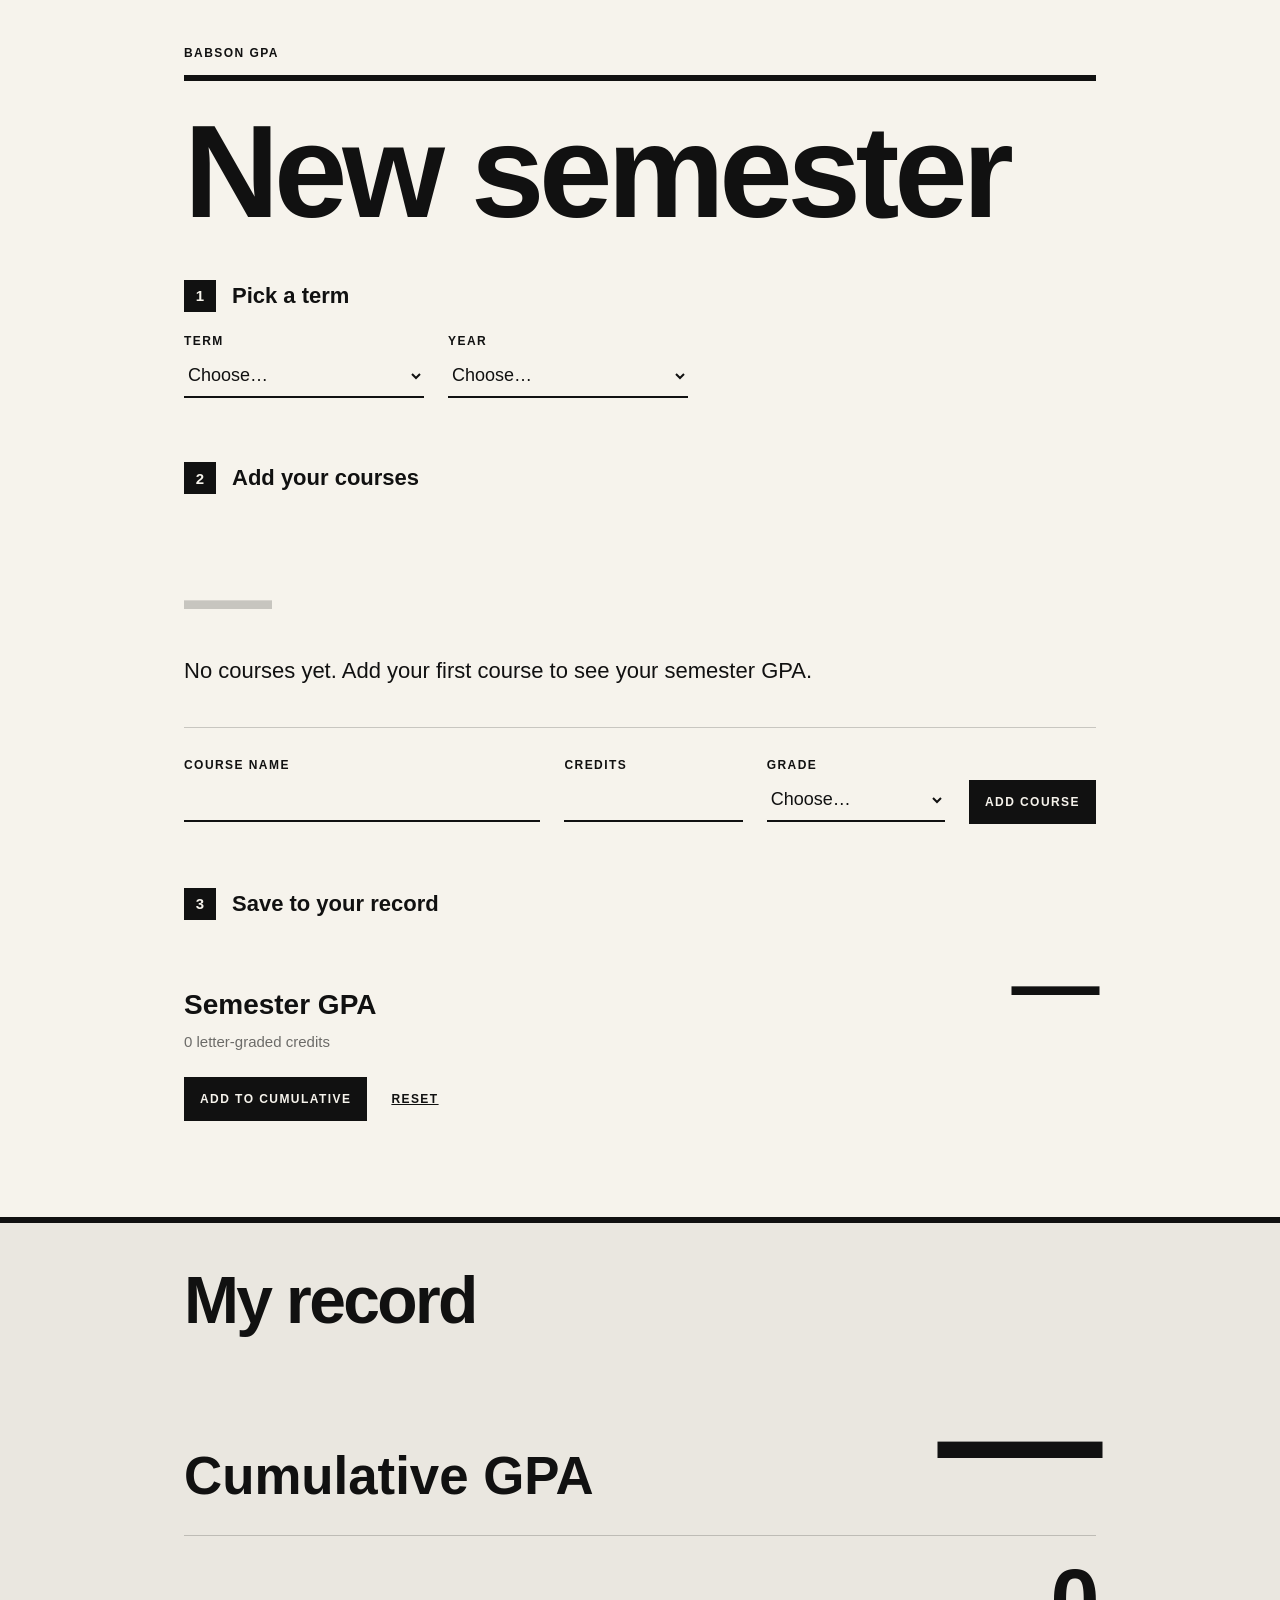
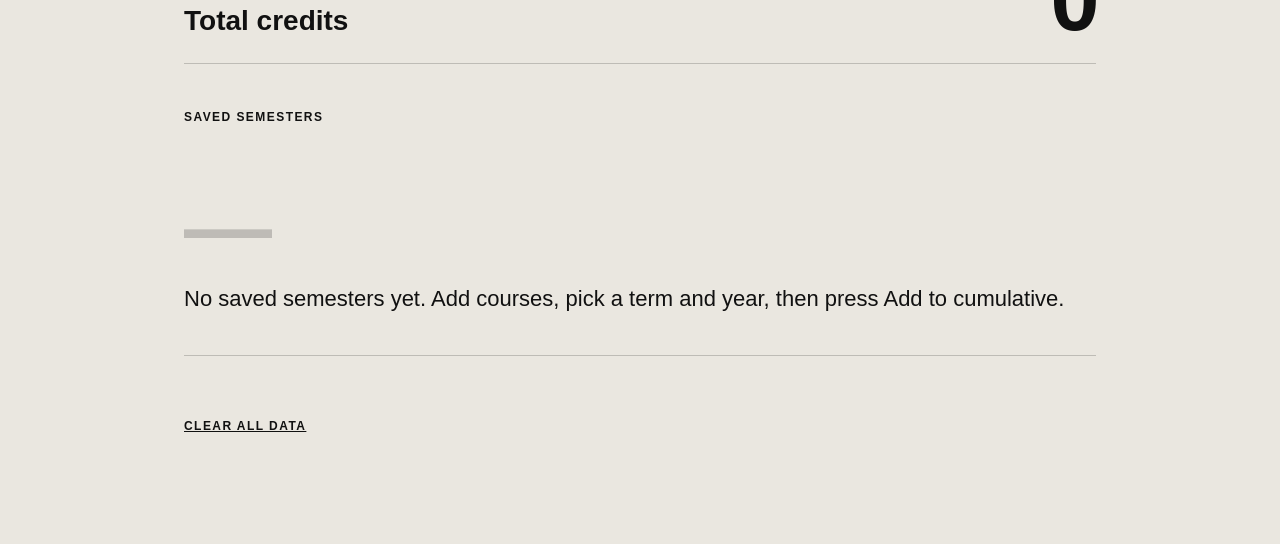
<file: index.html>
<!doctype html>
<html lang="en">
<head>
  <meta charset="utf-8">
  <meta name="viewport" content="width=device-width, initial-scale=1">
  <title>Babson GPA Calculator</title>
  <link rel="stylesheet" href="css/styles.css">
</head>
<body>
  <header class="masthead page">
    <p>Babson GPA</p>
  </header>

  <main>
    <section id="this-semester" class="page" aria-labelledby="this-semester-title">
      <h1 id="this-semester-title" tabindex="-1">New semester</h1>

      <section class="step" aria-labelledby="step-term-title">
        <h2 class="step-title" id="step-term-title"><span class="step-num">1</span> Pick a term</h2>
        <div class="term-picker">
          <div class="field">
            <label for="semester-term">Term</label>
            <select id="semester-term" name="term">
              <option value="">Choose…</option>
            </select>
          </div>
          <div class="field">
            <label for="semester-year">Year</label>
            <select id="semester-year" name="year">
              <option value="">Choose…</option>
            </select>
          </div>
          <p class="error" id="term-year-error" hidden></p>
        </div>
      </section>

      <section class="step" aria-labelledby="step-courses-title">
        <h2 class="step-title" id="step-courses-title"><span class="step-num">2</span> Add your courses</h2>
        <div id="course-empty" class="empty">
          <p class="num" aria-hidden="true">—</p>
          <p>No courses yet. Add your first course to see your semester GPA.</p>
        </div>
        <table id="course-table" hidden>
          <thead>
            <tr>
              <th scope="col">Course</th>
              <th scope="col" class="cr">Credits</th>
              <th scope="col">Grade</th>
              <th scope="col" class="act"></th>
            </tr>
          </thead>
          <tbody id="course-list"></tbody>
        </table>

        <form id="course-form" novalidate>
          <div class="field wide">
            <label for="course-name">Course name</label>
            <input id="course-name" name="name" type="text" autocomplete="off">
            <p class="error" id="course-name-error" hidden></p>
          </div>
          <div class="field">
            <label for="course-credits">Credits</label>
            <input id="course-credits" name="credits" type="number" inputmode="decimal" step="any">
            <p class="error" id="course-credits-error" hidden></p>
          </div>
          <div class="field">
            <label for="course-grade">Grade</label>
            <select id="course-grade" name="grade">
              <option value="">Choose…</option>
            </select>
            <p class="error" id="course-grade-error" hidden></p>
          </div>
          <div class="btn-wrap">
            <button type="submit" class="btn">Add course</button>
          </div>
        </form>
      </section>

      <section class="step" aria-labelledby="step-save-title">
        <h2 class="step-title" id="step-save-title"><span class="step-num">3</span> Save to your record</h2>
        <div class="figures">
          <div class="figure figure-semester">
            <p class="label">Semester GPA</p>
            <p class="num" id="semester-gpa" aria-live="polite">—</p>
            <p class="note" id="semester-note">0 letter-graded credits</p>
          </div>
        </div>

        <div class="semester-actions">
          <p class="preview" id="projected-preview" aria-live="polite" hidden></p>
          <div class="actions-row">
            <button type="button" class="btn" id="add-to-cumulative">Add to cumulative</button>
            <button type="button" class="link" id="reset">Reset</button>
          </div>
          <p class="error" id="add-to-cumulative-error" hidden></p>
        </div>
      </section>
    </section>

    <section id="my-record" class="record" aria-labelledby="my-record-title">
      <div class="page">
        <h2 class="section-title" id="my-record-title" tabindex="-1">My record</h2>

        <div class="figures">
          <div class="figure figure-cumulative">
            <p class="label">Cumulative GPA</p>
            <p class="num" id="cumulative-gpa">—</p>
          </div>
          <div class="figure figure-semester">
            <p class="label">Total credits</p>
            <p class="num" id="total-credits">0</p>
          </div>
        </div>

        <h2>Saved semesters</h2>
        <div id="record-empty" class="empty">
          <p class="num" aria-hidden="true">—</p>
          <p>No saved semesters yet. Add courses, pick a term and year, then press Add to cumulative.</p>
        </div>
        <div id="record-list"></div>

        <div class="clear-all" id="clear-all"></div>
      </div>
    </section>
  </main>

  <script src="js/app.js"></script>
</body>
</html>
</file>
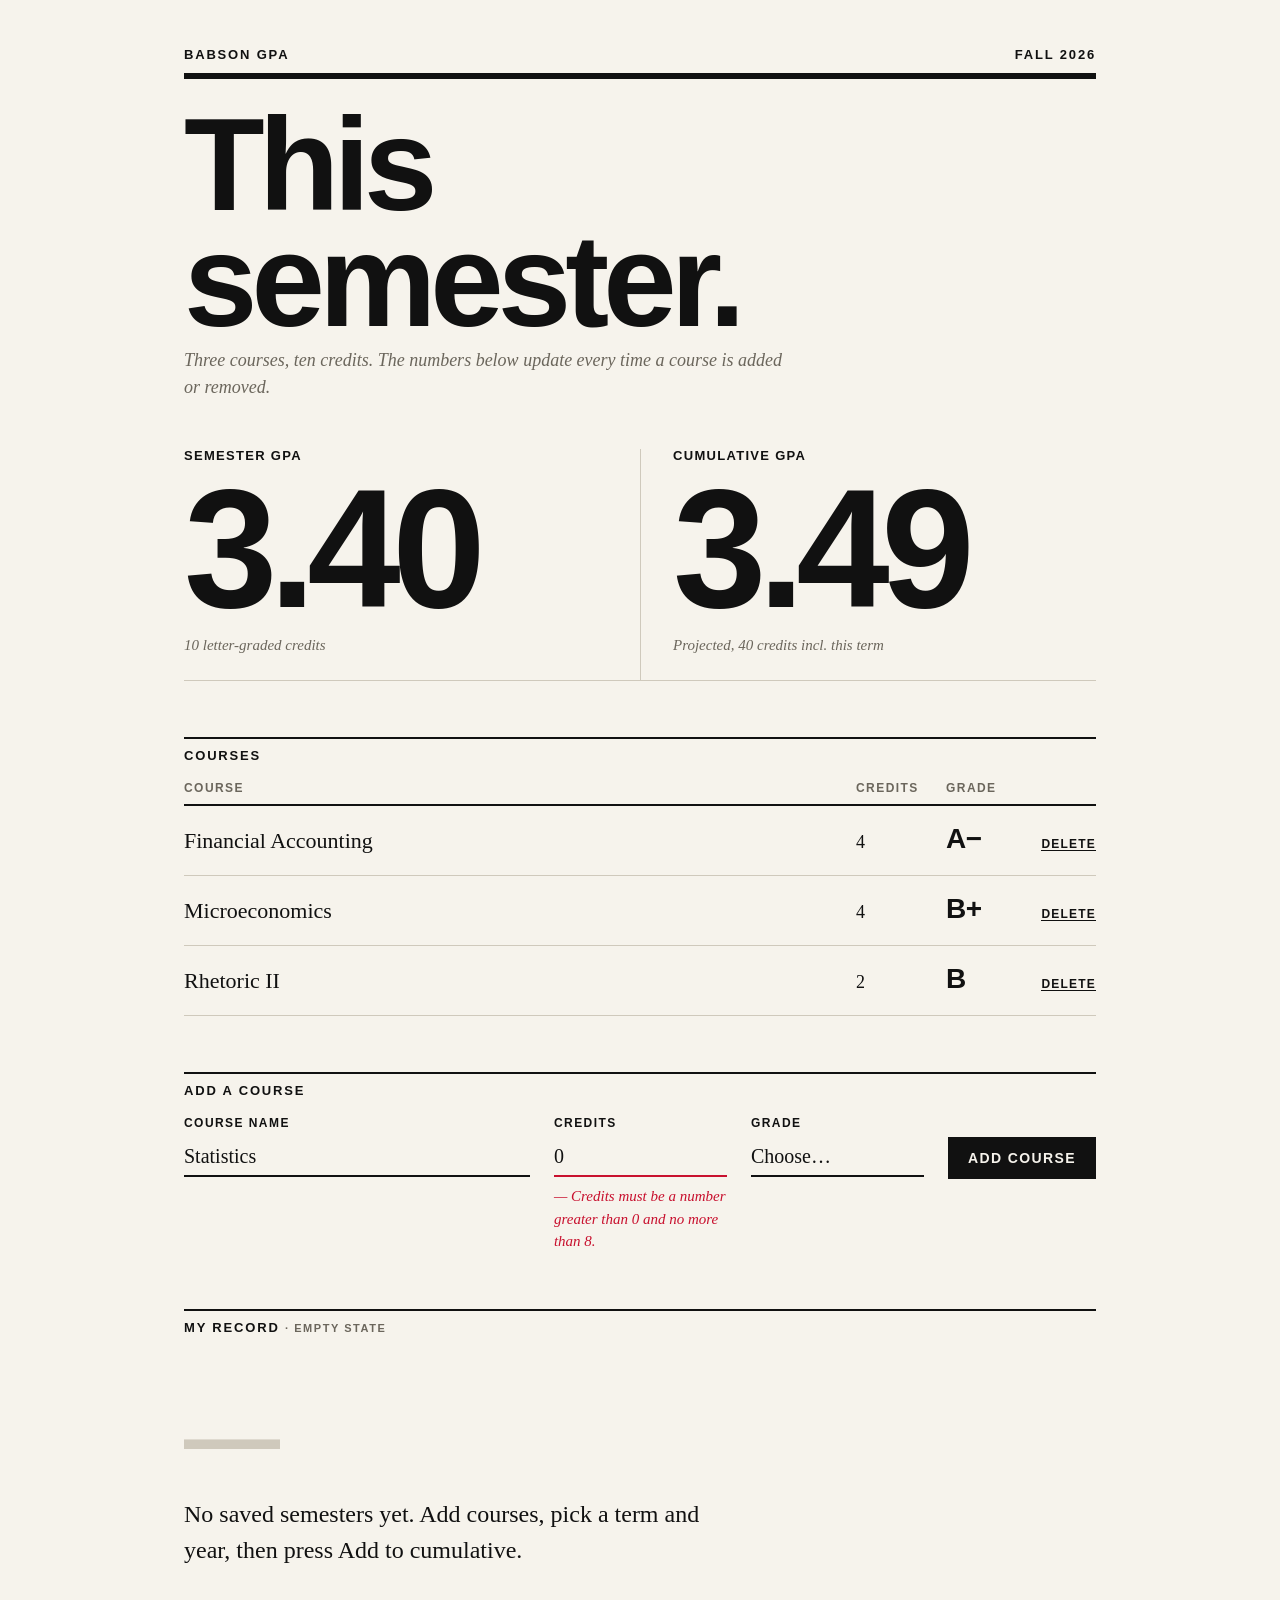
<file: option-a.html>
<!doctype html>
<html lang="en">
<head>
<meta charset="utf-8">
<meta name="viewport" content="width=device-width, initial-scale=1">
<title>Option A — Editorial</title>
<style>
  :root {
    --paper: #f6f3ec;
    --ink: #111;
    --muted: #6b665c;
    --rule: #111;
    --hair: #cfc9bc;
    --error: #c8102e;
    --display: "Helvetica Neue", "Arial Black", Arial, sans-serif;
    --text: Georgia, "Times New Roman", serif;
  }
  * { box-sizing: border-box; }
  body {
    margin: 0;
    background: var(--paper);
    color: var(--ink);
    font: 18px/1.5 var(--text);
  }
  main { max-width: 960px; margin: 0 auto; padding: 48px 24px 96px; }

  .masthead {
    display: flex; justify-content: space-between; align-items: baseline;
    border-bottom: 6px solid var(--rule);
    padding-bottom: 12px;
    font: 700 13px/1 var(--display);
    letter-spacing: .14em; text-transform: uppercase;
  }
  h1 {
    font: 900 clamp(56px, 11vw, 132px)/.88 var(--display);
    letter-spacing: -.045em;
    margin: 28px 0 8px;
  }
  .dek { font-style: italic; color: var(--muted); margin: 0 0 48px; max-width: 34em; }

  h2 {
    font: 900 13px/1 var(--display);
    letter-spacing: .14em; text-transform: uppercase;
    border-top: 2px solid var(--rule);
    padding-top: 10px; margin: 56px 0 20px;
  }

  /* Big numbers */
  .figures { display: grid; grid-template-columns: 1fr 1fr; gap: 0; border-bottom: 1px solid var(--hair); }
  .figure { padding: 0 0 24px; }
  .figure + .figure { border-left: 1px solid var(--hair); padding-left: 32px; }
  .figure .label { font: 700 13px/1 var(--display); letter-spacing: .1em; text-transform: uppercase; }
  .figure .num {
    font: 900 clamp(72px, 15vw, 168px)/.9 var(--display);
    letter-spacing: -.05em; margin: 12px 0 8px;
    font-variant-numeric: tabular-nums;
  }
  .figure .note { color: var(--muted); font-size: 15px; font-style: italic; }

  /* Course list */
  table { width: 100%; border-collapse: collapse; }
  th {
    text-align: left; font: 700 12px/1 var(--display);
    letter-spacing: .12em; text-transform: uppercase; color: var(--muted);
    padding: 0 0 10px; border-bottom: 2px solid var(--rule);
  }
  td { padding: 18px 0; border-bottom: 1px solid var(--hair); vertical-align: baseline; }
  td.name { font-size: 22px; }
  td.grade { font: 900 28px/1 var(--display); letter-spacing: -.02em; width: 80px; }
  td.cr, th.cr { width: 90px; font-variant-numeric: tabular-nums; }
  td.act, th.act { width: 70px; text-align: right; }
  .link {
    background: none; border: 0; padding: 0; cursor: pointer;
    font: 700 12px/1 var(--display); letter-spacing: .1em; text-transform: uppercase;
    color: var(--ink); border-bottom: 1px solid currentColor;
  }

  /* Form */
  form { display: grid; grid-template-columns: 2fr 1fr 1fr auto; gap: 24px; align-items: start; }
  label { display: block; font: 700 12px/1 var(--display); letter-spacing: .12em; text-transform: uppercase; margin-bottom: 8px; }
  input, select {
    width: 100%; font: 20px/1.3 var(--text); color: var(--ink);
    background: transparent; border: 0; border-bottom: 2px solid var(--rule);
    padding: 6px 0; border-radius: 0; appearance: none;
  }
  .field.has-error input { border-bottom-color: var(--error); }
  .error { color: var(--error); font-size: 15px; font-style: italic; margin: 8px 0 0; }
  .error::before { content: "— "; }
  .btn {
    margin-top: 20px; font: 900 14px/1 var(--display); letter-spacing: .1em; text-transform: uppercase;
    background: var(--ink); color: var(--paper); border: 0; padding: 14px 20px; cursor: pointer;
  }

  /* Empty state */
  .empty { padding: 40px 0; border-bottom: 1px solid var(--hair); }
  .empty .num { font: 900 96px/.9 var(--display); color: var(--hair); margin-bottom: 16px; }
  .empty p { font-size: 24px; max-width: 22em; margin: 0; }
  .specimen { font: 700 11px/1 var(--display); letter-spacing: .14em; text-transform: uppercase; color: var(--muted); }

  @media (max-width: 640px) {
    main { padding: 32px 16px 64px; }
    .figures { grid-template-columns: 1fr; }
    .figure + .figure { border-left: 0; padding-left: 0; border-top: 1px solid var(--hair); padding-top: 20px; }
    form { grid-template-columns: 1fr 1fr; }
    .field.wide, .btn-wrap { grid-column: 1 / -1; }
    td.name { font-size: 18px; }
  }
</style>
</head>
<body>
<main>
  <div class="masthead"><span>Babson GPA</span><span>Fall 2026</span></div>
  <h1>This<br>semester.</h1>
  <p class="dek">Three courses, ten credits. The numbers below update every time a course is added or removed.</p>

  <section class="figures" aria-label="GPA">
    <div class="figure">
      <div class="label">Semester GPA</div>
      <div class="num">3.40</div>
      <div class="note">10 letter-graded credits</div>
    </div>
    <div class="figure">
      <div class="label">Cumulative GPA</div>
      <div class="num">3.49</div>
      <div class="note">Projected, 40 credits incl. this term</div>
    </div>
  </section>

  <h2>Courses</h2>
  <table>
    <thead><tr><th>Course</th><th class="cr">Credits</th><th>Grade</th><th class="act"></th></tr></thead>
    <tbody>
      <tr><td class="name">Financial Accounting</td><td class="cr">4</td><td class="grade">A−</td><td class="act"><button class="link">Delete</button></td></tr>
      <tr><td class="name">Microeconomics</td><td class="cr">4</td><td class="grade">B+</td><td class="act"><button class="link">Delete</button></td></tr>
      <tr><td class="name">Rhetoric II</td><td class="cr">2</td><td class="grade">B</td><td class="act"><button class="link">Delete</button></td></tr>
    </tbody>
  </table>

  <h2>Add a course</h2>
  <form onsubmit="return false">
    <div class="field wide"><label for="a-name">Course name</label><input id="a-name" value="Statistics"></div>
    <div class="field has-error">
      <label for="a-cr">Credits</label><input id="a-cr" value="0" aria-invalid="true" aria-describedby="a-cr-err">
      <p class="error" id="a-cr-err">Credits must be a number greater than 0 and no more than 8.</p>
    </div>
    <div class="field"><label for="a-gr">Grade</label><select id="a-gr"><option>Choose…</option></select></div>
    <div class="btn-wrap"><button class="btn">Add course</button></div>
  </form>

  <h2>My record <span class="specimen">· empty state</span></h2>
  <div class="empty">
    <div class="num">—</div>
    <p>No saved semesters yet. Add courses, pick a term and year, then press Add to cumulative.</p>
  </div>
</main>
</body>
</html>
</file>
<file: css/styles.css>
:root {
  --paper: #f6f3ec;
  --ink: #111111;
  --accent: #c8102e;
  --font: "Helvetica Neue", Helvetica, Arial, sans-serif;
  --space: 8px;
  --radius: 0;

  --ink-muted: color-mix(in srgb, var(--ink) 60%, transparent);
  --ink-faded: color-mix(in srgb, var(--ink) 20%, transparent);
  --ink-band: color-mix(in srgb, var(--ink) 5%, transparent);

  --rule-thick: 6px;
  --rule: 2px;
  --rule-thin: 1px;

  --text-xs: 12px;
  --text-s: 15px;
  --text-m: 18px;
  --text-l: 22px;
  --text-xl: 28px;
  --text-title: clamp(48px, 11vw, 132px);
  --text-figure: clamp(48px, 12vw, 88px);

  --weight-regular: 400;
  --weight-bold: 700;
  --weight-black: 900;

  --leading: 1.5;
  --leading-tight: 0.9;
  --tracking-caps: 0.12em;
  --tracking-tight: -0.04em;

  --page-width: 960px;
  --touch: 44px;
  --breakpoint: 640px;
}

* {
  box-sizing: border-box;
}

[hidden] {
  display: none !important;
}

body {
  margin: 0;
  background: var(--paper);
  color: var(--ink);
  font-family: var(--font);
  font-size: var(--text-m);
  font-weight: var(--weight-regular);
  line-height: var(--leading);
}

/* Page-width column; the My record band runs full width around its own column */
.page {
  max-width: var(--page-width);
  margin: 0 auto;
  padding-left: calc(var(--space) * 3);
  padding-right: calc(var(--space) * 3);
}

/* Masthead and title */
.masthead {
  padding-top: calc(var(--space) * 6);
}

.masthead p {
  margin: 0;
  padding-bottom: calc(var(--space) * 2);
  border-bottom: var(--rule-thick) solid var(--ink);
  font-size: var(--text-xs);
  font-weight: var(--weight-bold);
  line-height: var(--leading-tight);
  letter-spacing: var(--tracking-caps);
  text-transform: uppercase;
}

h1 {
  margin: calc(var(--space) * 4) 0 calc(var(--space) * 6);
  font-size: var(--text-title);
  font-weight: var(--weight-black);
  line-height: var(--leading-tight);
  letter-spacing: var(--tracking-tight);
}

h2 {
  margin: calc(var(--space) * 6) 0 calc(var(--space) * 3);
  font-size: var(--text-xs);
  font-weight: var(--weight-black);
  line-height: var(--leading-tight);
  letter-spacing: var(--tracking-caps);
  text-transform: uppercase;
}

/* This semester runs as three numbered steps, separated by space, not rules */
.step + .step {
  margin-top: calc(var(--space) * 8);
}

.step-title {
  display: flex;
  align-items: center;
  gap: calc(var(--space) * 2);
  margin: 0 0 calc(var(--space) * 3);
  font-size: var(--text-l);
  letter-spacing: normal;
  text-transform: none;
}

.step-num {
  display: inline-flex;
  flex: none;
  align-items: center;
  justify-content: center;
  width: calc(var(--space) * 4);
  height: calc(var(--space) * 4);
  background: var(--ink);
  color: var(--paper);
  font-size: var(--text-s);
}

/* Term and year, step 1 */
.term-picker {
  display: grid;
  grid-template-columns: repeat(2, minmax(0, calc(var(--space) * 30)));
  gap: calc(var(--space) * 3);
}

/* GPA figures: label left, number right */
.figure {
  display: flex;
  flex-wrap: wrap;
  justify-content: space-between;
  align-items: baseline;
  column-gap: calc(var(--space) * 3);
  padding-bottom: calc(var(--space) * 3);
  border-bottom: var(--rule-thin) solid var(--ink-faded);
}

.figure p {
  margin: 0;
}

.figure .label {
  flex: 1 1 0;
  font-size: var(--text-xl);
  font-weight: var(--weight-black);
  line-height: var(--leading-tight);
}

.figure .num {
  font-size: var(--text-figure);
  font-weight: var(--weight-black);
  line-height: var(--leading-tight);
  letter-spacing: var(--tracking-tight);
  font-variant-numeric: tabular-nums;
}

.figure .note {
  flex-basis: 100%;
  margin-top: var(--space);
  color: var(--ink-muted);
  font-size: var(--text-s);
}

/* Step 3 has no lines inside it */
.step .figure {
  padding-bottom: 0;
  border-bottom: 0;
}

.figure + .figure {
  padding-top: calc(var(--space) * 3);
}

/* The cumulative row leads: about twice the semester row */
.figure-cumulative .label {
  font-size: max(var(--text-xl), calc(var(--text-title) * 0.4));
}

.figure-cumulative .num {
  font-size: calc(var(--text-title) * 1.25);
}

/* Error under the Term and Year pair spans both columns */
.term-picker .error {
  grid-column: 1 / -1;
  margin-top: 0;
}

/* Preview line above Add to cumulative, styled like a GPA note */
.preview {
  margin: 0 0 calc(var(--space) * 2);
  color: var(--ink-muted);
  font-size: var(--text-s);
}

/* Add to cumulative and Reset */
.semester-actions {
  margin-top: calc(var(--space) * 3);
}

.actions-row {
  display: flex;
  flex-wrap: wrap;
  align-items: center;
  gap: calc(var(--space) * 3);
}

/* My record: a faint full-width band under the page's one thick section rule */
.record {
  margin-top: calc(var(--space) * 12);
  padding: calc(var(--space) * 6) 0 calc(var(--space) * 12);
  border-top: var(--rule-thick) solid var(--ink);
  background: var(--ink-band);
}

.section-title {
  margin-top: 0;
  margin-bottom: calc(var(--space) * 4);
  font-size: calc(var(--text-title) * 0.5);
  letter-spacing: var(--tracking-tight);
  text-transform: none;
}

.saved-semester + .saved-semester {
  margin-top: calc(var(--space) * 6);
}

.saved-header {
  display: flex;
  flex-wrap: wrap;
  justify-content: space-between;
  align-items: baseline;
  column-gap: calc(var(--space) * 3);
  margin-bottom: calc(var(--space) * 2);
}

.saved-header h3,
.saved-header p {
  margin: 0;
}

.saved-header h3,
.saved-gpa {
  font-size: var(--text-xl);
  font-weight: var(--weight-black);
  line-height: var(--leading-tight);
}

.saved-gpa {
  font-variant-numeric: tabular-nums;
}

.saved-header .note {
  flex-basis: 100%;
  margin-top: var(--space);
  color: var(--ink-muted);
  font-size: var(--text-s);
}

/* Delete semester and Clear all data, with their on-page confirmation */
.confirm {
  display: flex;
  flex-wrap: wrap;
  align-items: center;
  gap: var(--space) calc(var(--space) * 2);
  margin-top: calc(var(--space) * 2);
}

.confirm p {
  margin: 0;
  font-size: var(--text-s);
  font-weight: var(--weight-bold);
}

.confirm span {
  color: var(--ink-muted);
}

/* Edit and Delete semester sit side by side under each saved semester */
.saved-actions {
  display: flex;
  flex-wrap: wrap;
  align-items: center;
  column-gap: calc(var(--space) * 3);
  margin-top: calc(var(--space) * 2);
}

.saved-actions .confirm {
  margin-top: 0;
}

.saved-actions .error {
  flex-basis: 100%;
}

.clear-all {
  margin-top: calc(var(--space) * 6);
}

/* Empty state */
.empty {
  padding: calc(var(--space) * 5) 0;
  border-bottom: var(--rule-thin) solid var(--ink-faded);
}

.empty p {
  margin: 0;
  font-size: var(--text-l);
}

.empty .num {
  margin-bottom: calc(var(--space) * 2);
  color: var(--ink-faded);
  font-size: var(--text-figure);
  font-weight: var(--weight-black);
  line-height: var(--leading-tight);
}

/* Course list */
table {
  width: 100%;
  border-collapse: collapse;
}

th {
  padding: 0 0 calc(var(--space) * 2);
  border-bottom: var(--rule) solid var(--ink);
  color: var(--ink-muted);
  font-size: var(--text-xs);
  font-weight: var(--weight-bold);
  line-height: var(--leading-tight);
  letter-spacing: var(--tracking-caps);
  text-align: left;
  text-transform: uppercase;
}

td {
  padding: calc(var(--space) * 2) var(--space) calc(var(--space) * 2) 0;
  border-bottom: var(--rule-thin) solid var(--ink-faded);
  vertical-align: baseline;
}

td.name {
  font-size: var(--text-l);
  overflow-wrap: anywhere;
}

td.cr,
th.cr {
  width: calc(var(--space) * 11);
  font-variant-numeric: tabular-nums;
}

td.grade {
  width: calc(var(--space) * 16);
  font-size: var(--text-xl);
  font-weight: var(--weight-black);
  line-height: var(--leading-tight);
}

/* Saved semesters' courses are read-only: smaller and faded */
.saved-semester table {
  color: var(--ink-muted);
}

.saved-semester th {
  border-bottom: var(--rule-thin) solid var(--ink-faded);
}

.saved-semester td {
  padding-top: var(--space);
  padding-bottom: var(--space);
}

.saved-semester td.name {
  font-size: var(--text-s);
}

.saved-semester td.grade {
  font-size: var(--text-m);
}

.not-in-gpa {
  display: block;
  margin-top: var(--space);
  color: var(--ink-muted);
  font-size: var(--text-s);
  font-weight: var(--weight-regular);
}

td.act,
th.act {
  width: calc(var(--space) * 9);
  padding-right: 0;
  text-align: right;
}

.link {
  min-height: var(--touch);
  padding: 0;
  border: 0;
  border-radius: var(--radius);
  background: none;
  color: var(--ink);
  cursor: pointer;
  font-family: var(--font);
  font-size: var(--text-xs);
  font-weight: var(--weight-bold);
  letter-spacing: var(--tracking-caps);
  text-decoration: underline;
  text-decoration-thickness: var(--rule-thin);
  text-transform: uppercase;
}

/* Add a course form, under the course list in step 2 */
form {
  margin-top: calc(var(--space) * 4);
  display: grid;
  grid-template-columns: 2fr 1fr 1fr auto;
  gap: calc(var(--space) * 3);
  align-items: start;
}

label {
  display: block;
  margin-bottom: var(--space);
  font-size: var(--text-xs);
  font-weight: var(--weight-bold);
  line-height: var(--leading-tight);
  letter-spacing: var(--tracking-caps);
  text-transform: uppercase;
}

input,
select {
  width: 100%;
  min-height: var(--touch);
  padding: 0;
  border: 0;
  border-bottom: var(--rule) solid var(--ink);
  border-radius: var(--radius);
  background: transparent;
  color: var(--ink);
  font-family: var(--font);
  font-size: var(--text-m);
}

input:focus-visible,
select:focus-visible,
button:focus-visible {
  outline: var(--rule) solid var(--ink);
  outline-offset: var(--rule);
}

.field.has-error input,
.field.has-error select {
  border-bottom-color: var(--accent);
}

.error {
  margin: var(--space) 0 0;
  color: var(--accent);
  font-size: var(--text-s);
}

.error::before {
  content: "— ";
}

/* Lines the button up with the fields, below the label */
.btn-wrap {
  padding-top: calc(var(--text-xs) + var(--space));
}

.btn {
  min-height: var(--touch);
  padding: 0 calc(var(--space) * 2);
  border: 0;
  border-radius: var(--radius);
  background: var(--ink);
  color: var(--paper);
  cursor: pointer;
  font-family: var(--font);
  font-size: var(--text-xs);
  font-weight: var(--weight-black);
  letter-spacing: var(--tracking-caps);
  text-transform: uppercase;
}

/* Phone: 640px is --breakpoint; custom properties can't be read inside @media */
@media (max-width: 640px) {
  .page {
    padding-left: calc(var(--space) * 2);
    padding-right: calc(var(--space) * 2);
  }

  .masthead {
    padding-top: calc(var(--space) * 4);
  }

  .term-picker {
    grid-template-columns: 1fr 1fr;
    gap: calc(var(--space) * 2);
  }

  form {
    grid-template-columns: 1fr 1fr;
    gap: calc(var(--space) * 2);
  }

  .field.wide,
  .btn-wrap {
    grid-column: 1 / -1;
  }

  .btn-wrap {
    padding-top: 0;
  }

  .btn {
    width: 100%;
  }

  /* Keep "Yes, delete / Cancel" on one line */
  .confirm .btn {
    width: auto;
  }

  td.name {
    font-size: var(--text-m);
  }

  /* Keep the cumulative row clearly larger than the semester row */
  .figure-semester .label {
    font-size: var(--text-l);
  }

  .figure-semester .num {
    font-size: calc(var(--text-figure) * 0.75);
  }

  td.grade {
    width: calc(var(--space) * 10);
  }
}
</file>
